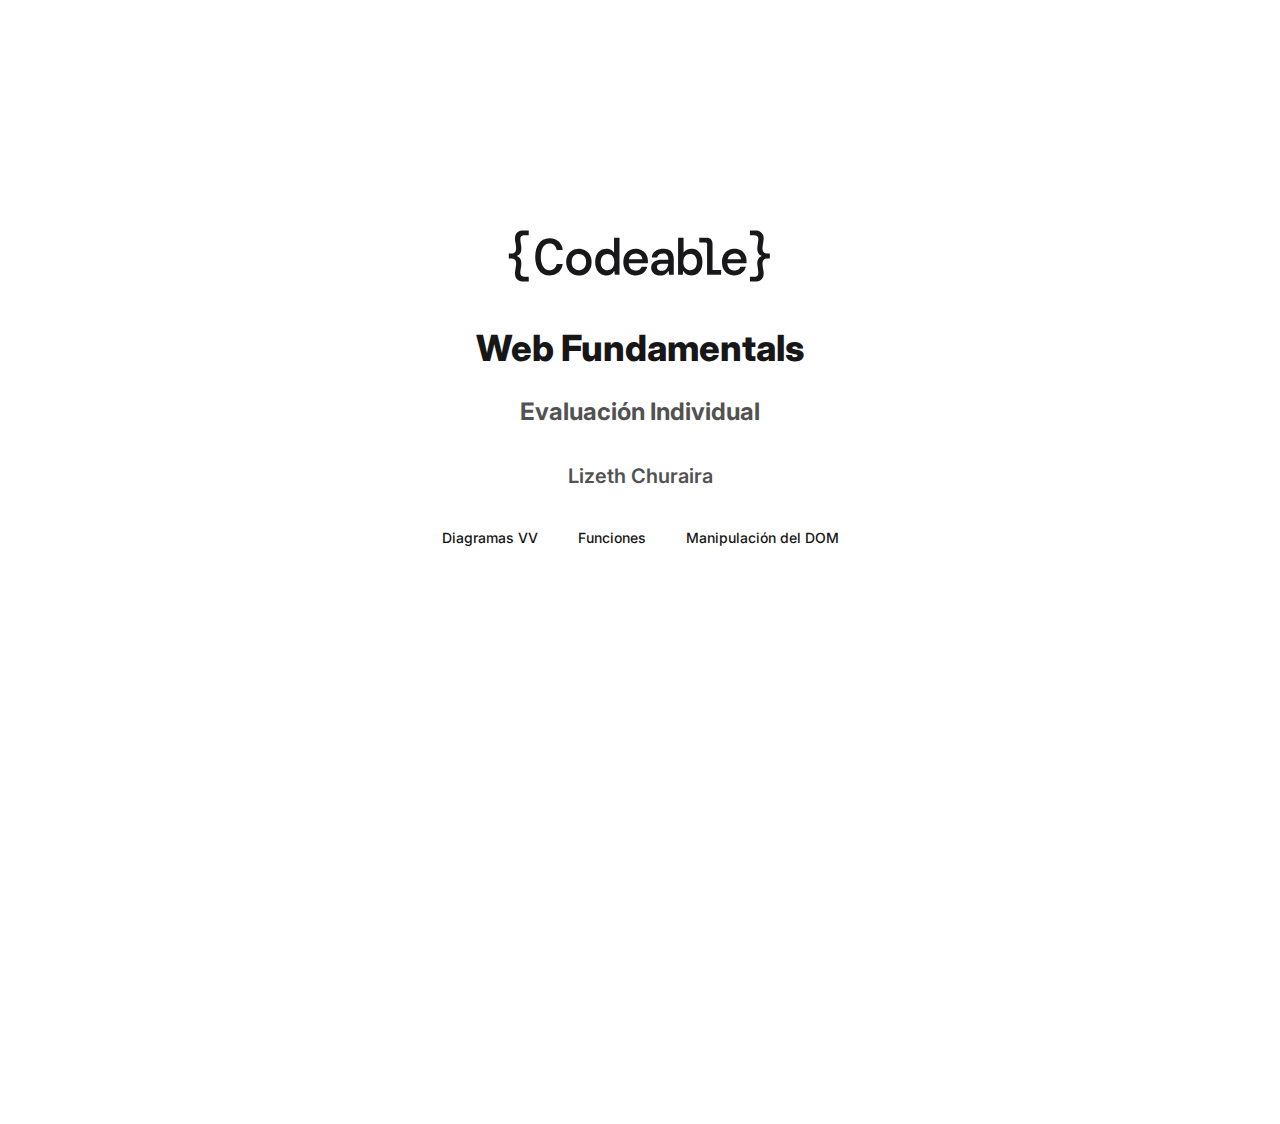
<file: index.html>
<!DOCTYPE html>
<html lang="es">
  <head>
    <meta charset="UTF-8" />
    <meta name="viewport" content="width=device-width, initial-scale=1.0" />
    <title>Web Fundamentals Evaluation</title>
    <link rel="stylesheet" href="./styles/index.css" />
  </head>
  <body>
    <main class="centered-content">
      <div class="home">
        <img
          src="assets/images/codeable-logo.svg"
          alt="Codeable Logo"
          width="270"
          height="64"
          class="home__logo"
        />
        <h1 class="home__title">Web Fundamentals</h1>
        <h2 class="home__subtitle">Evaluación Individual</h2>
        <h3 class="home__name">Lizeth Churaira</h3>
        <nav class="navigation">
          <ul>
            <li><a href="./diagramas.html">Diagramas VV</a></li>
            <li><a href="./funciones.html">Funciones</a></li>
            <li><a href="./dom.html">Manipulación del DOM</a></li>
          </ul>
        </nav>
      </div>
    </main>
  </body>
</html>
</file>
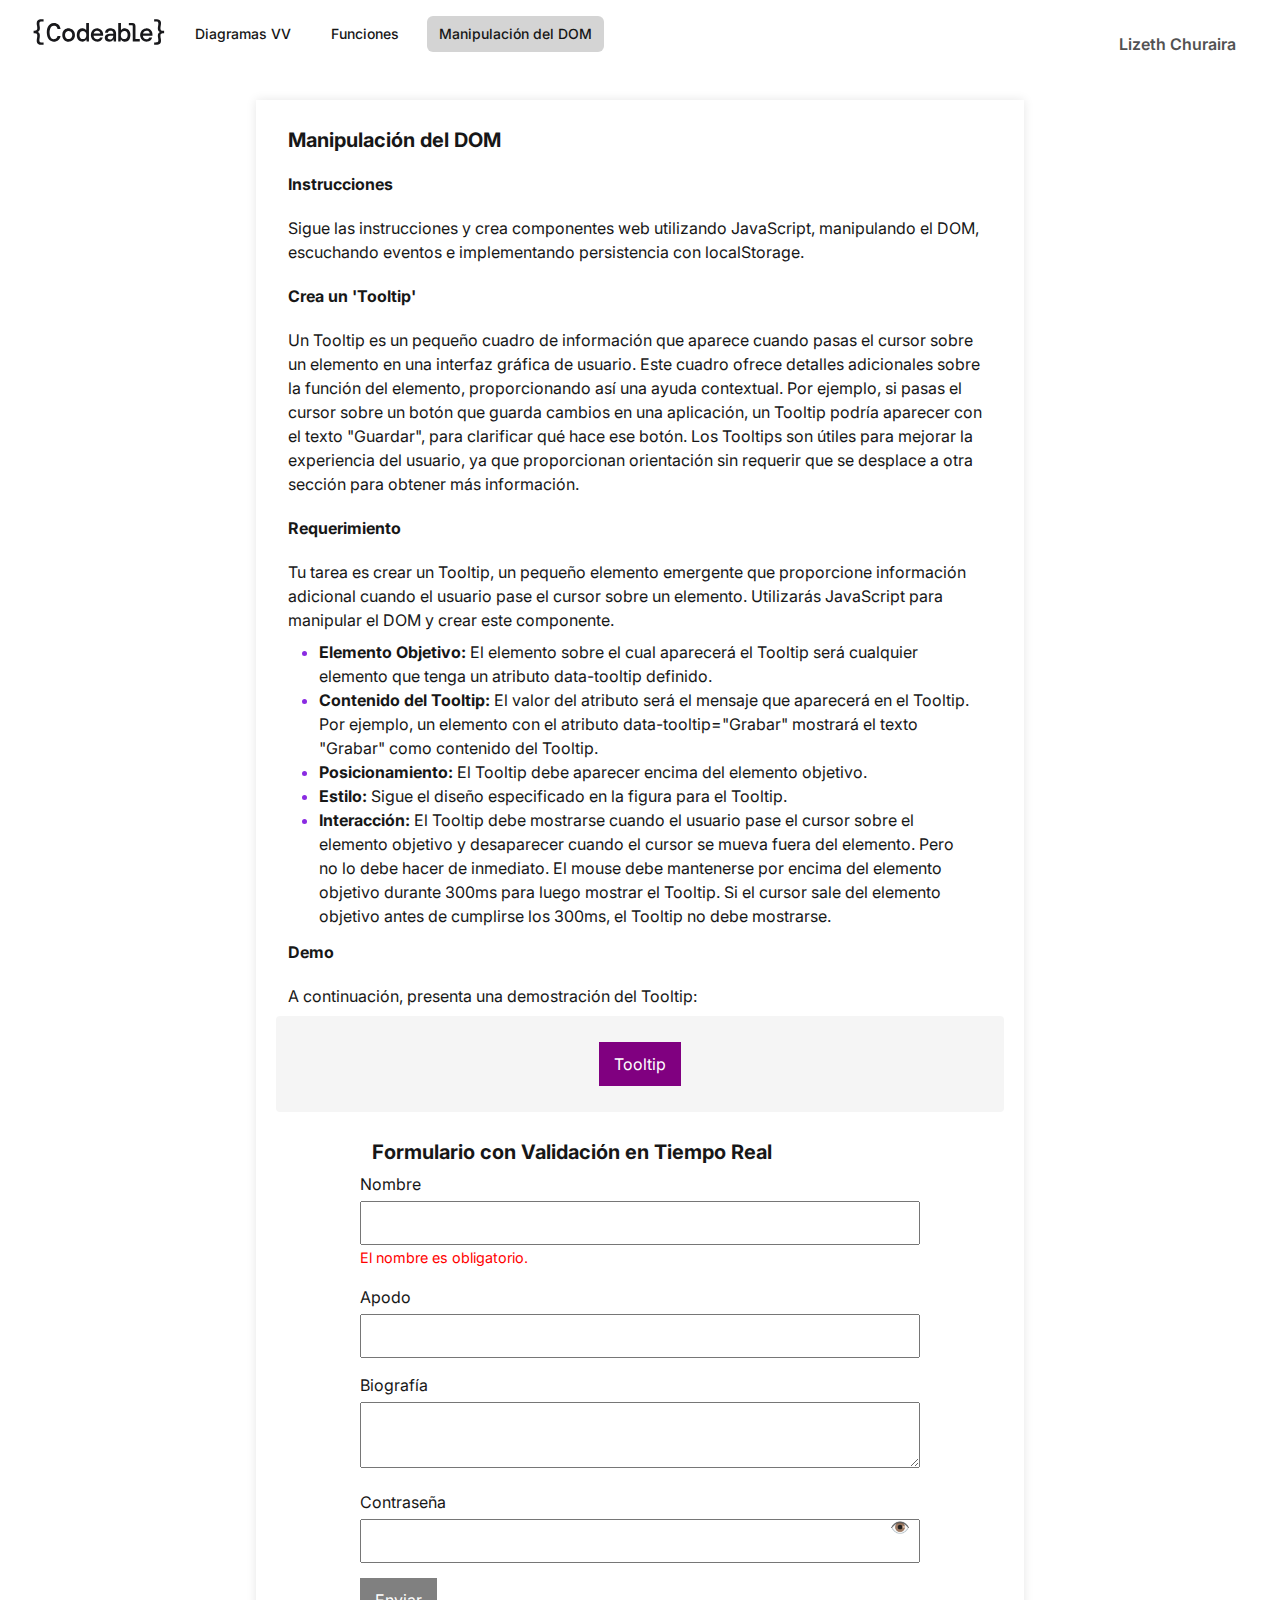
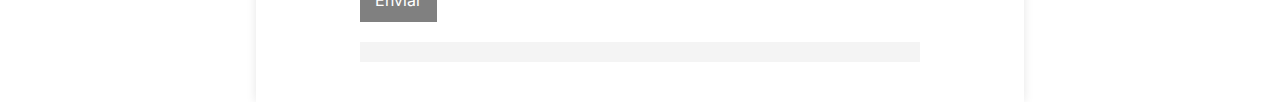
<file: dom.html>
<!DOCTYPE html>
<html lang="es">
  <head>
    <meta charset="UTF-8" />
    <meta name="viewport" content="width=device-width, initial-scale=1.0" />
    <title>Web Fundamentals Evaluation - Manipulación DOM</title>
    <link rel="stylesheet" href="./styles/index.css" />
  </head>
  <body>
    <header class="header">
      <div class="container header__container">
        <a href="./index.html">
          <img
            src="./assets/images/codeable-logo-sm.svg"
            alt="codeable-logo"
            width="135"
            height="32"
            class="header__logo"
          />
        </a>
        <nav class="navigation">
          <ul>
            <li><a href="./diagramas.html">Diagramas VV</a></li>
            <li><a href="./funciones.html">Funciones</a></li>
            <li class="active"><a href="./dom.html">Manipulación del DOM</a></li>
          </ul>
        </nav>
        <p class="header__name">Lizeth Churaira</p>

      </div>
    </header>
  
      <div class="container body__container">
        <h1>Manipulación del DOM</h1>
            <h2>Instrucciones</h2>
            <p>Sigue las instrucciones y crea componentes web utilizando JavaScript, manipulando el DOM, escuchando eventos e implementando persistencia con localStorage.</p>
            <h2>Crea un 'Tooltip'</h2>
            <p>Un Tooltip es un pequeño cuadro de información que aparece cuando pasas el cursor sobre un elemento en una interfaz gráfica de usuario. Este cuadro ofrece detalles adicionales sobre la función del elemento, proporcionando así una ayuda contextual. Por ejemplo, si pasas el cursor sobre un botón que guarda cambios en una aplicación, un Tooltip podría aparecer con el texto "Guardar", para clarificar qué hace ese botón. Los Tooltips son útiles para mejorar la experiencia del usuario, ya que proporcionan orientación sin requerir que se desplace a otra sección para obtener más información.</p>
            <h2>Requerimiento</h2>
            <p>Tu tarea es crear un Tooltip, un pequeño elemento emergente que proporcione información adicional cuando el usuario pase el cursor sobre un elemento. Utilizarás JavaScript para manipular el DOM y crear este componente.</p>
            <ul class="list-ul">
                <li><strong>Elemento Objetivo:</strong> El elemento sobre el cual aparecerá el Tooltip será cualquier elemento que tenga un atributo data-tooltip definido.</li>
                <li><strong>Contenido del Tooltip:</strong> El valor del atributo será el mensaje que aparecerá en el Tooltip. Por ejemplo, un elemento con el atributo data-tooltip="Grabar" mostrará el texto "Grabar" como contenido del Tooltip.</li>
                <li><strong>Posicionamiento:</strong> El Tooltip debe aparecer encima del elemento objetivo.</li>
                <li><strong>Estilo:</strong> Sigue el diseño especificado en la figura para el Tooltip.</li>
                <li><strong>Interacción:</strong> El Tooltip debe mostrarse cuando el usuario pase el cursor sobre el elemento objetivo y desaparecer cuando el cursor se mueva fuera del elemento. Pero no lo debe hacer de inmediato. El mouse debe mantenerse por encima del elemento objetivo durante 300ms para luego mostrar el Tooltip. Si el cursor sale del elemento objetivo antes de cumplirse los 300ms, el Tooltip no debe mostrarse.</li>
            </ul>
          <h2>Demo</h2>
          <p>A continuación, presenta una demostración del Tooltip:</p>
          <div class="tooltip-content">
            <button data-tooltip="¡Funciona! 😊">Tooltip</button>
          </div>

          <div class=" demo__form">
            <h1>Formulario con Validación en Tiempo Real</h1>
            <form id="form">
                <div class="form-group">
                    <label class="label__demo" for="nombre">Nombre</label>
                    <input class="input__demo" type="text" id="nombre" name="nombre" required>
                    <span class="error" id="error-nombre"></span>
                </div>
                <div class="form-group">
                    <label class="label__demo" for="apodo">Apodo</label>
                    <input class="input__demo" type="text" id="apodo" name="apodo" required>
                    <span class="error" id="error-apodo"></span>
                </div>
                <div class="form-group">
                    <label class="label__demo" for="biografia">Biografía</label>
                    <textarea class="textarea__demo" id="biografia" name="biografia"></textarea>
                    <span class="error" id="error-biografia"></span>
                </div>
                <div class="form-group password-group">
                    <label class="label__demo" for="contrasena">Contraseña</label>
                    <input class="input__demo" type="password" id="contrasena" name="contrasena" required>
                    <span class="error" id="error-contrasena"></span>
                    <span class="toggle-password" id="toggle-password">👁️</span>
                </div>
                <button type="submit" id="submit" disabled>Enviar</button>
            </form>
            <pre id="server-response"></pre>
          </div>
      </div>
  </div>
 <!-- Codigo Javascript  -->
  <script>
    document.querySelectorAll('[data-tooltip]').forEach(element => {
    const tooltip = document.createElement('div');
    tooltip.textContent = element.getAttribute('data-tooltip');
    tooltip.classList.add('tooltip');

    let timeoutId;

    element.addEventListener('mouseenter', () => {
      timeoutId = setTimeout(() => {
        document.body.appendChild(tooltip);
        const elementRect = element.getBoundingClientRect();
        const tooltipRect = tooltip.getBoundingClientRect();

        tooltip.style.top = `${elementRect.top + window.scrollY - tooltipRect.height - 5}px`;
        tooltip.style.left = `${elementRect.left + window.scrollX + (elementRect.width - tooltipRect.width) / 2}px`;

        tooltip.classList.add('visible');
      }, 300);
    });

    element.addEventListener('mouseleave', () => {
      clearTimeout(timeoutId);
      tooltip.classList.remove('visible');
      tooltip.addEventListener('transitionend', () => tooltip.remove(), { once: true });
    });
  });

  document.addEventListener("DOMContentLoaded", () => {
    const form = document.getElementById("form");
    const nombre = document.getElementById("nombre");
    const apodo = document.getElementById("apodo");
    const biografia = document.getElementById("biografia");
    const contrasena = document.getElementById("contrasena");
    const submitButton = document.getElementById("submit");
    const serverResponse = document.getElementById("server-response");
    const togglePassword = document.getElementById("toggle-password");

    const errorMessages = {
        nombre: "El nombre es obligatorio.",
        apodo: "El apodo debe tener entre 3 y 10 caracteres alfanuméricos.",
        biografia: "La biografía debe tener mínimo 100 caracteres.",
        contrasena: "La contraseña debe tener al menos 8 caracteres, incluyendo una letra mayúscula y un número."
    };

    const validations = {
      nombre: value => value.trim() !== "",
      apodo: value => /^[a-zA-Z0-9]{3,10}$/.test(value),
      biografia: value => value.length === 0 || value.length >= 100,
      contrasena: value => /^(?=.*[A-Z])(?=.*\d).{8,}$/.test(value)
    };

    function validateField(field, value) {
        const errorElement = document.getElementById(`error-${field.id}`);
        if (validations[field.id](value)) {
            errorElement.textContent = "";
            return true;
        } else {
            errorElement.textContent = errorMessages[field.id];
            return false;
        }
    }

    function validateForm() {
        const isValid = ["nombre", "apodo", "biografia", "contrasena"].every(id => {
            const field = document.getElementById(id);
            return validateField(field, field.value);
        });

        submitButton.disabled = !isValid;
    }

    function saveToLocalStorage() {
        localStorage.setItem("formData", JSON.stringify({
            nombre: nombre.value,
            apodo: apodo.value,
            biografia: biografia.value
        }));
    }

    function loadFromLocalStorage() {
        const formData = JSON.parse(localStorage.getItem("formData"));
        if (formData) {
            nombre.value = formData.nombre || "";
            apodo.value = formData.apodo || "";
            biografia.value = formData.biografia || "";
        }
    }

    loadFromLocalStorage();
    validateForm();

    form.addEventListener("input", event => {
        const field = event.target;
        if (validations[field.id]) {
            validateField(field, field.value);
            if (field.id !== "contrasena") {
                saveToLocalStorage();
            }
            validateForm();
        }
    });

    form.addEventListener("submit", event => {
        event.preventDefault();
        fetch("https://mocktarget.apigee.net/echo", {
            method: "POST",
            headers: {
                "Content-Type": "application/json"
            },
            body: JSON.stringify({
                nombre: nombre.value,
                apodo: apodo.value,
                biografia: biografia.value
            })
        })
        .then(response => response.json())
        .then(data => {
            serverResponse.textContent = JSON.stringify(data, null, 2);
        })
        .catch(error => {
            serverResponse.textContent = `Error: ${error}`;
        });
    });

    togglePassword.addEventListener("click", () => {
        if (contrasena.type === "password") {
            contrasena.type = "text";
            togglePassword.textContent = "🙈";
        } else {
            contrasena.type = "password";
            togglePassword.textContent = "👁️";
        }
    });
  });
  </script>

  </body>
</html>
</file>
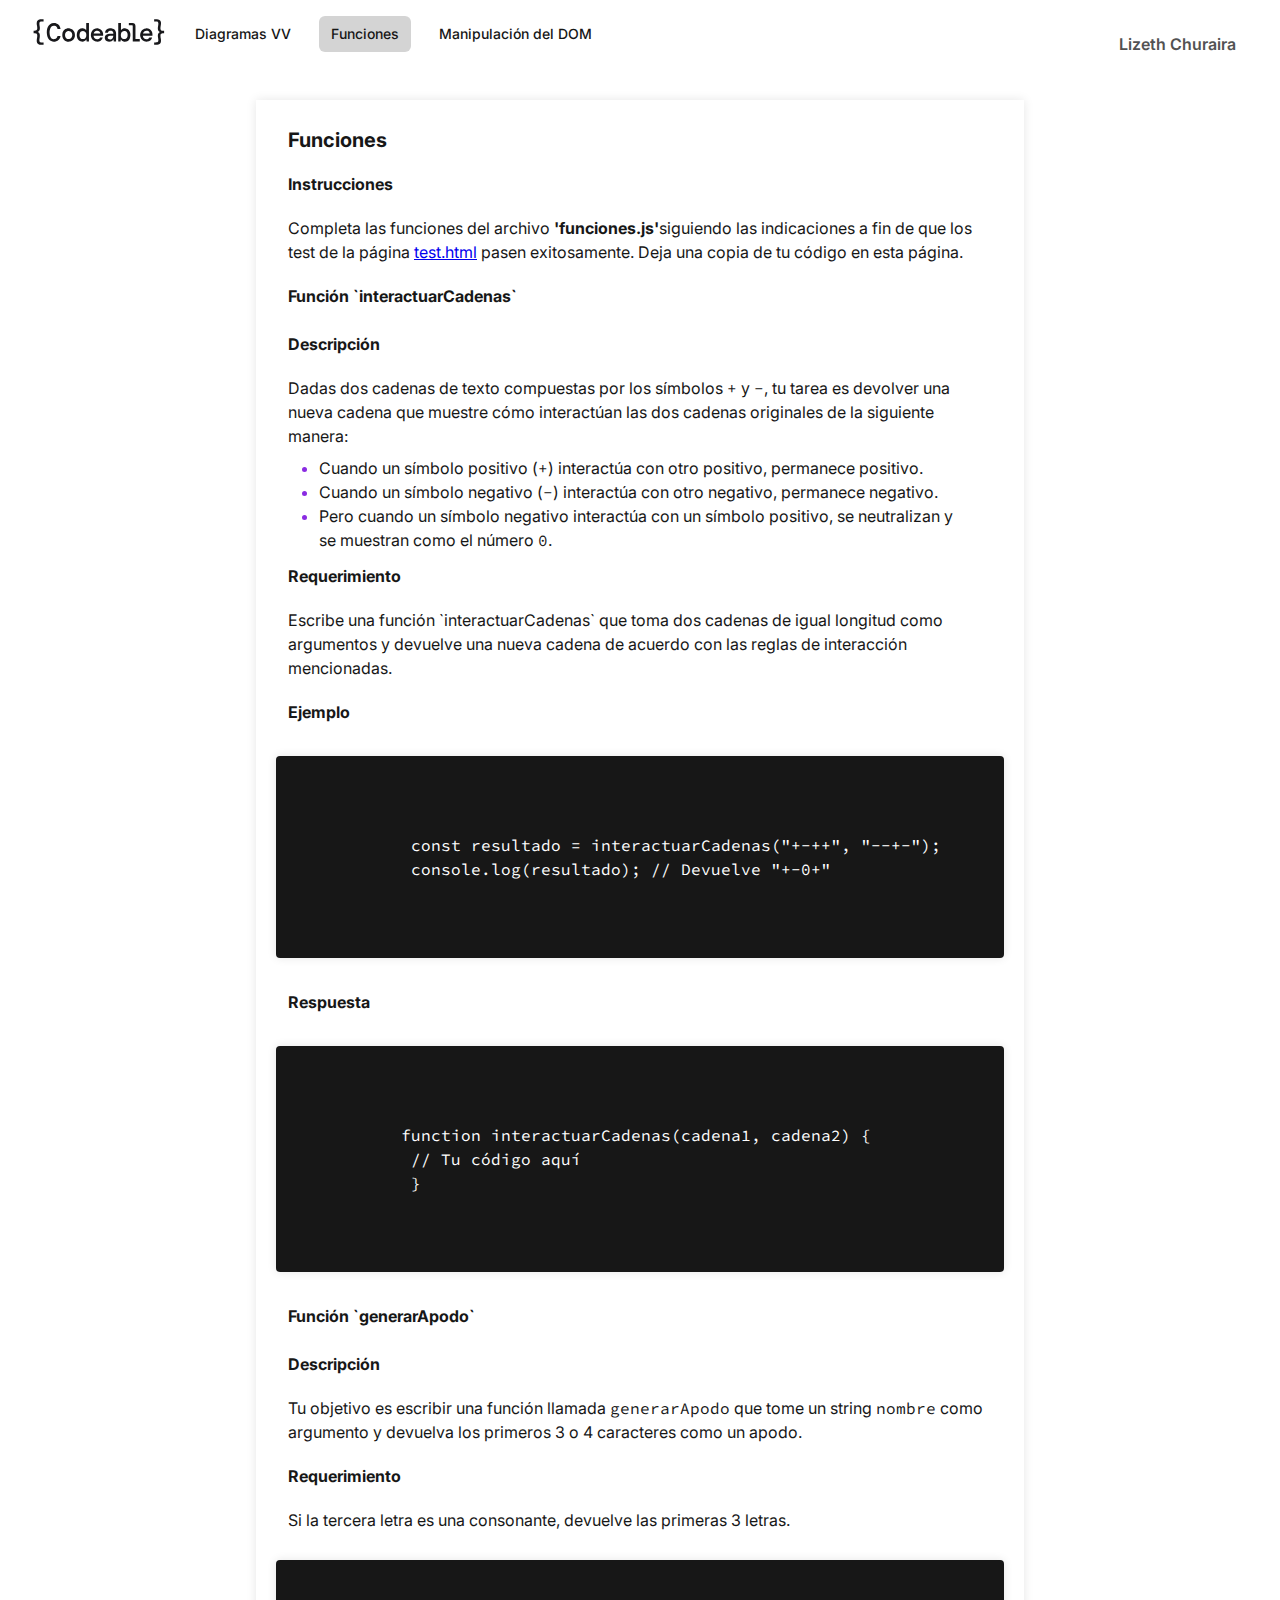
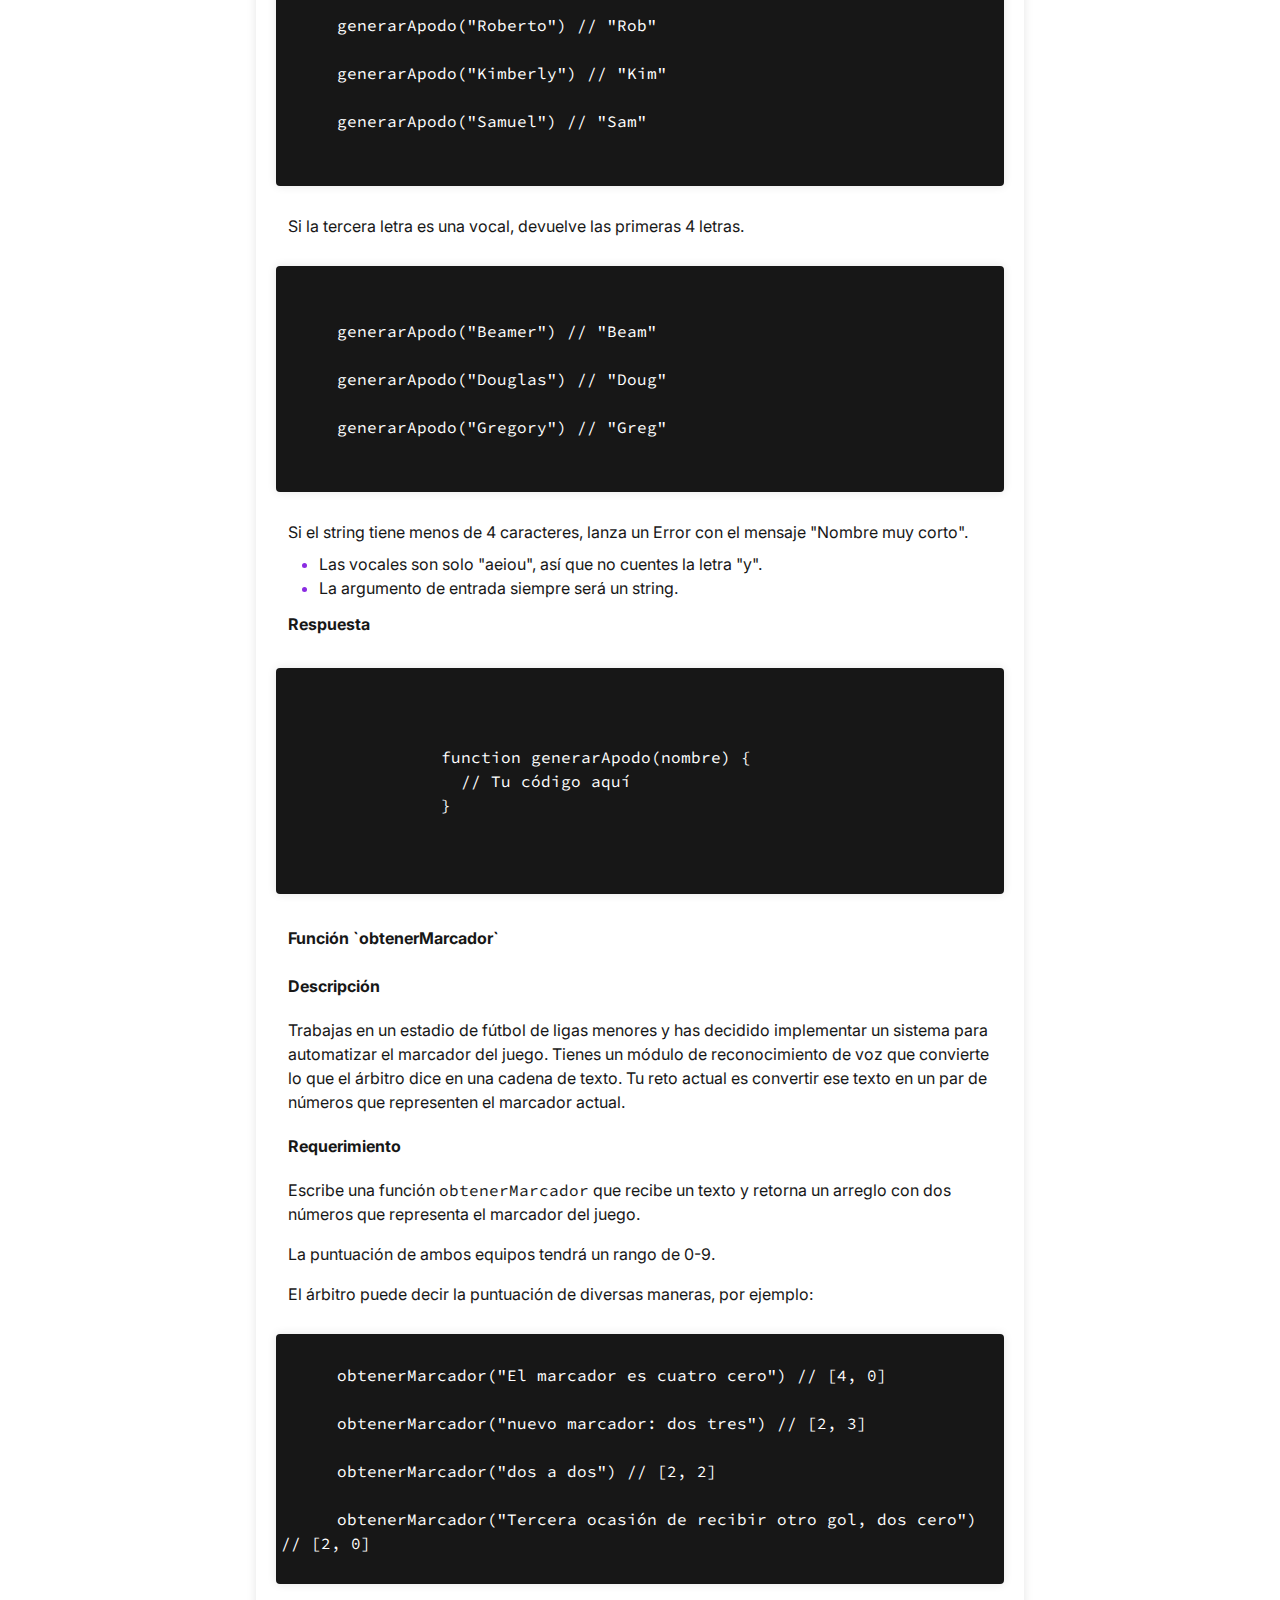
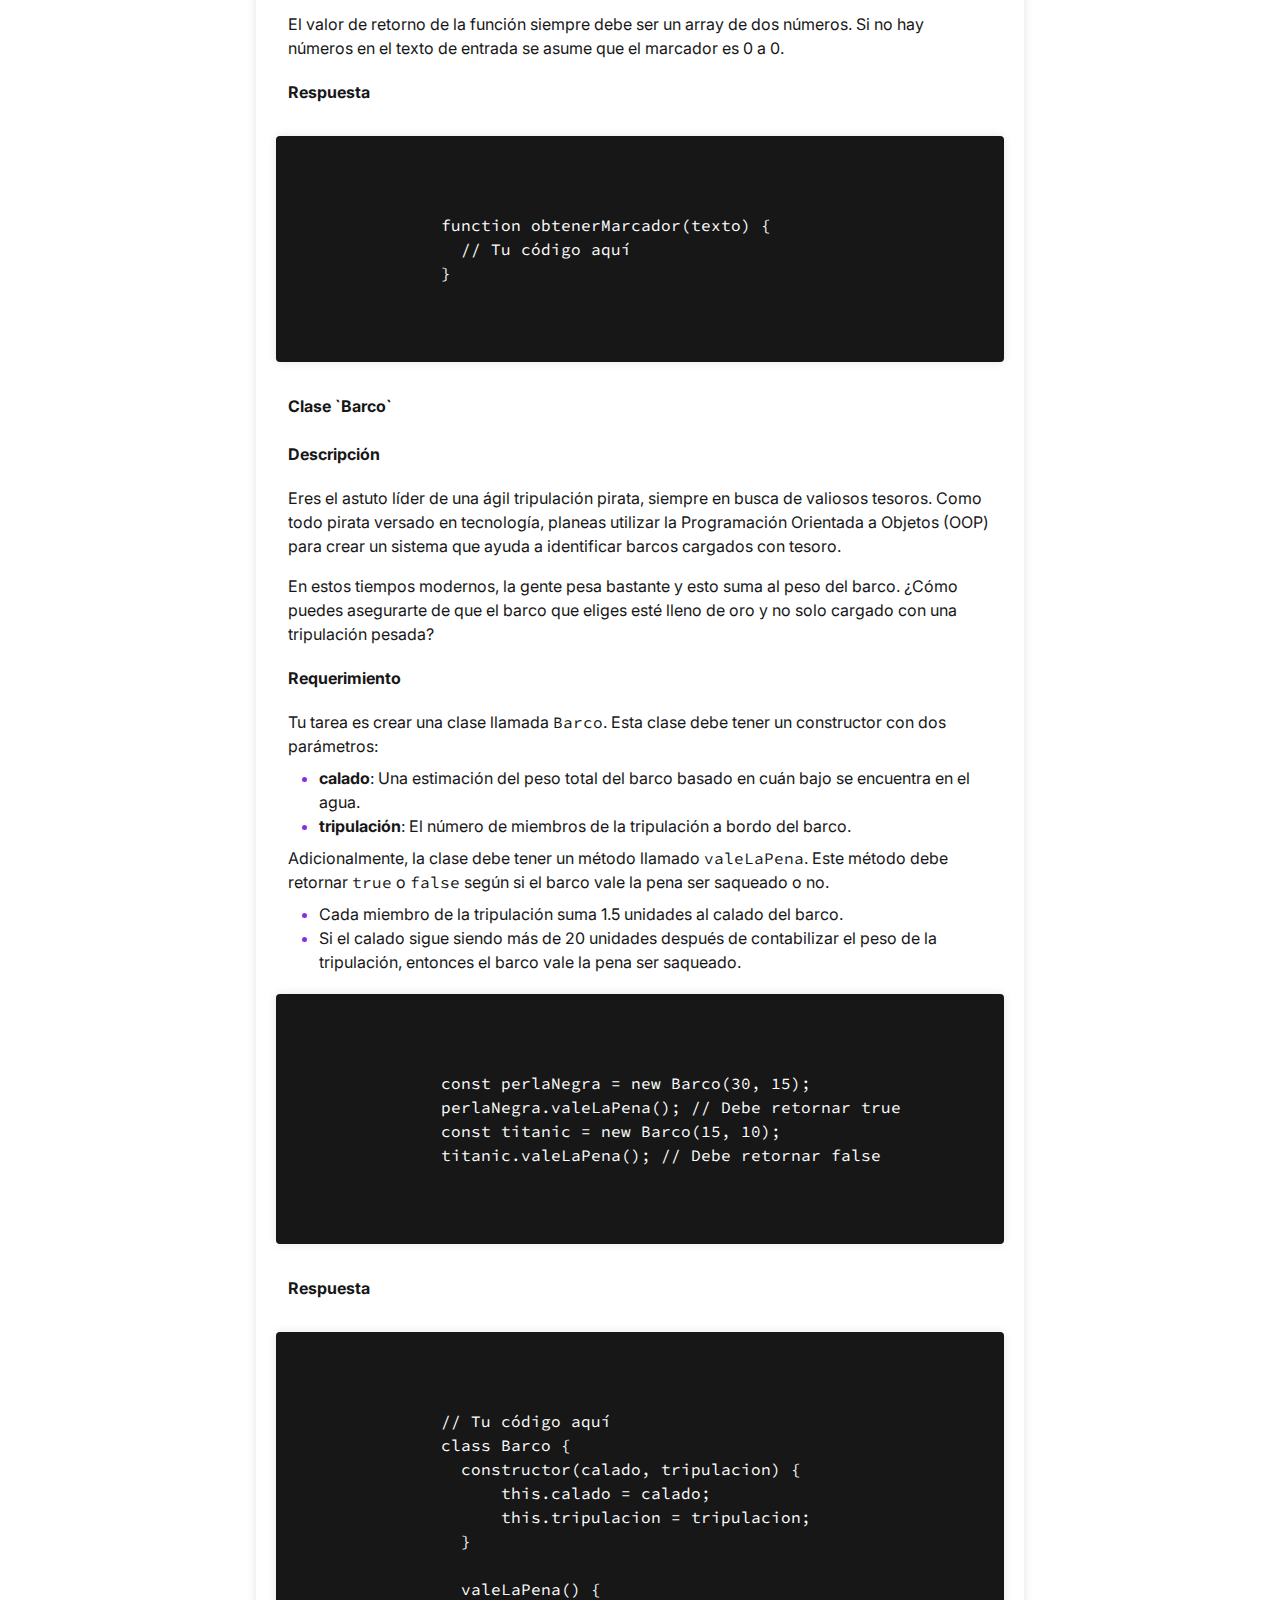
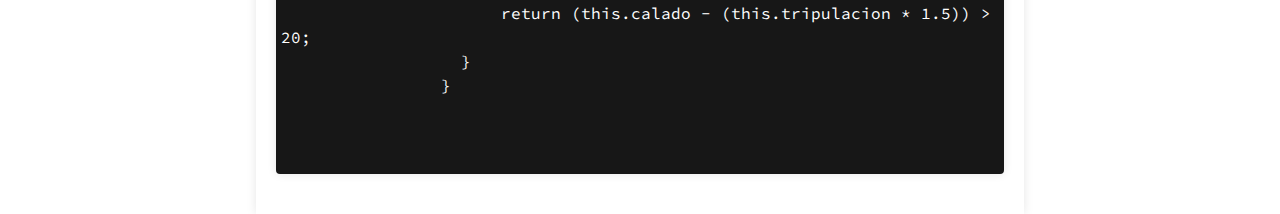
<file: funciones.html>
<!DOCTYPE html>
<html lang="es">
  <head>
    <meta charset="UTF-8" />
    <meta name="viewport" content="width=device-width, initial-scale=1.0" />
    <title>Web Fundamentals Evaluation - Funciones</title>
    <link rel="stylesheet" href="./styles/index.css" />
  </head>
  <body>
    <header class="header">
      <div class="container header__container">
        <a href="./index.html">
          <img
            src="./assets/images/codeable-logo-sm.svg"
            alt="codeable-logo"
            width="135"
            height="32"
            class="header__logo"

          />
        </a>
        <nav class="navigation">
          <ul>
            <li><a href="./diagramas.html">Diagramas VV</a></li>
            <li class="active"><a href="./funciones.html">Funciones</a></li>
            <li><a href="./dom.html">Manipulación del DOM</a></li>
          </ul>
        </nav>
        <p class="header__name">Lizeth Churaira</p>
      </div>
    </header>
    <div class="container body__container">
      <h1>Funciones</h1>
      <section class="instrucciones">
        <h2>Instrucciones</h2>
        <p>Completa las funciones del archivo <strong>'funciones.js'</strong>siguiendo las indicaciones a fin de que los test de la página <a href="test.html">test.html</a> pasen exitosamente. Deja una copia de tu código en esta página.</p>
      </section>
      <section class="funcion">
        <h2>Función `interactuarCadenas` </h2>
        <h3>Descripción</h3>
          <p>Dadas dos cadenas de texto compuestas por los símbolos <code>+</code> y <code>-</code>, tu tarea es devolver una nueva cadena que muestre cómo interactúan las dos cadenas originales de la siguiente manera:</p>
          <ul class="list-ul">
              <li>Cuando un símbolo positivo (<code>+</code>) interactúa con otro positivo, permanece positivo.</li>
              <li>Cuando un símbolo negativo (<code>-</code>) interactúa con otro negativo, permanece negativo.</li>
              <li>Pero cuando un símbolo negativo interactúa con un símbolo positivo, se neutralizan y se muestran como el número <code>0</code>.</li>
          </ul>
        <h3>Requerimiento</h3>
          <p>Escribe una función `interactuarCadenas` que toma dos cadenas de igual longitud como argumentos y devuelve una nueva cadena de acuerdo con las reglas de interacción mencionadas.</p>
        <h3>Ejemplo</h3>
        <div class="code">
       
           <code>
             const resultado = interactuarCadenas("+-++", "--+-");
             console.log(resultado); // Devuelve "+-0+"
           </code>
          
        </div>  
          <h3>Respuesta</h3>
          <div class="code">
       
           <code>
            function interactuarCadenas(cadena1, cadena2) {
             // Tu código aquí
             }
           </code>
         
        </div>
        <h2>Función `generarApodo`</h2>
          <h3>Descripción</h3>
            <p>Tu objetivo es escribir una función llamada <code>generarApodo</code> que tome un string <code>nombre</code> como argumento y devuelva los primeros 3 o 4 caracteres como un apodo.</p>
          <h3>Requerimiento</h3>
            <p>Si la tercera letra es una consonante, devuelve las primeras 3 letras.</p>
            <div class="code">
            
              <code>generarApodo("Roberto") // "Rob"</code><br>
              <code>generarApodo("Kimberly") // "Kim"</code><br>
              <code>generarApodo("Samuel") // "Sam"</code>
          
          </div>
            <p>Si la tercera letra es una vocal, devuelve las primeras 4 letras.</p>
            <div class="code">
          
              <code>generarApodo("Beamer") // "Beam"</code><br>
              <code>generarApodo("Douglas") // "Doug"</code><br>
              <code>generarApodo("Gregory") // "Greg"</code>
        
            </div>
            <p>Si el string tiene menos de 4 caracteres, lanza un Error con el mensaje "Nombre muy corto".</p>
            <ul class="list-ul">
                <li>Las vocales son solo "aeiou", así que no cuentes la letra "y".</li>
                <li>La argumento de entrada siempre será un string.</li>
            </ul>
          <h3>Respuesta</h3>
          <div class="code"> 
        
              <code>
                function generarApodo(nombre) {
                  // Tu código aquí
                }
              </code>
           
          </div> 
        <h2>Función `obtenerMarcador`</h2>
            <h3>Descripción</h3>
            <p>Trabajas en un estadio de fútbol de ligas menores y has decidido implementar un sistema para automatizar el marcador del juego. Tienes un módulo de reconocimiento de voz que convierte lo que el árbitro dice en una cadena de texto. Tu reto actual es convertir ese texto en un par de números que representen el marcador actual.</p>
            <h3>Requerimiento</h3>
            <p>Escribe una función <code>obtenerMarcador</code> que recibe un texto y retorna un arreglo con dos números que representa el marcador del juego.</p>
            <p>La puntuación de ambos equipos tendrá un rango de 0-9.</p>
            <p>El árbitro puede decir la puntuación de diversas maneras, por ejemplo:</p>
            <div class="code">
              <code>obtenerMarcador("El marcador es cuatro cero") // [4, 0]</code><br>
              <code>obtenerMarcador("nuevo marcador: dos tres") // [2, 3]</code><br>
              <code>obtenerMarcador("dos a dos") // [2, 2]</code><br>
              <code>obtenerMarcador("Tercera ocasión de recibir otro gol, dos cero") // [2, 0]</code>
          </div>
            <p>El valor de retorno de la función siempre debe ser un array de dos números. Si no hay números en el texto de entrada se asume que el marcador es 0 a 0.</p>
            <h3>Respuesta</h3>
            <div class="code">
            
              <code>
                function obtenerMarcador(texto) {
                  // Tu código aquí
                }
             </code>
         
          </div>
        <section>
          <h2>Clase `Barco`</h2>
            <h3>Descripción</h3>
            <p>Eres el astuto líder de una ágil tripulación pirata, siempre en busca de valiosos tesoros. Como todo pirata versado en tecnología, planeas utilizar la Programación Orientada a Objetos (OOP) para crear un sistema que ayuda a identificar barcos cargados con tesoro.</p>
            <p>En estos tiempos modernos, la gente pesa bastante y esto suma al peso del barco. ¿Cómo puedes asegurarte de que el barco que eliges esté lleno de oro y no solo cargado con una tripulación pesada?</p>
            <h3>Requerimiento</h3>
            <p>Tu tarea es crear una clase llamada <code>Barco</code>. Esta clase debe tener un constructor con dos parámetros:</p>
            <ul class="list-ul">
                <li><strong>calado</strong>: Una estimación del peso total del barco basado en cuán bajo se encuentra en el agua.</li>
                <li><strong>tripulación</strong>: El número de miembros de la tripulación a bordo del barco.</li>
            </ul>
            <p>Adicionalmente, la clase debe tener un método llamado <code>valeLaPena</code>. Este método debe retornar <code>true</code> o <code>false</code> según si el barco vale la pena ser saqueado o no.</p>
            <ul class="list-ul">
                <li>Cada miembro de la tripulación suma 1.5 unidades al calado del barco.</li>
                <li>Si el calado sigue siendo más de 20 unidades después de contabilizar el peso de la tripulación, entonces el barco vale la pena ser saqueado.</li>
            </ul>
            <div class="code">
          
              <code>
                const perlaNegra = new Barco(30, 15);
                perlaNegra.valeLaPena(); // Debe retornar true
                const titanic = new Barco(15, 10);
                titanic.valeLaPena(); // Debe retornar false
              </code>
          
          </div>
          <h3>Respuesta</h3>
          <div class="code">
        
              <code>
                // Tu código aquí
                class Barco {
                  constructor(calado, tripulacion) {
                      this.calado = calado;
                      this.tripulacion = tripulacion;
                  }

                  valeLaPena() {
                      return (this.calado - (this.tripulacion * 1.5)) > 20;
                  }
                }
            </code>
     
        </div>
      </section>
  </div>
  </body>
</html>
</file>
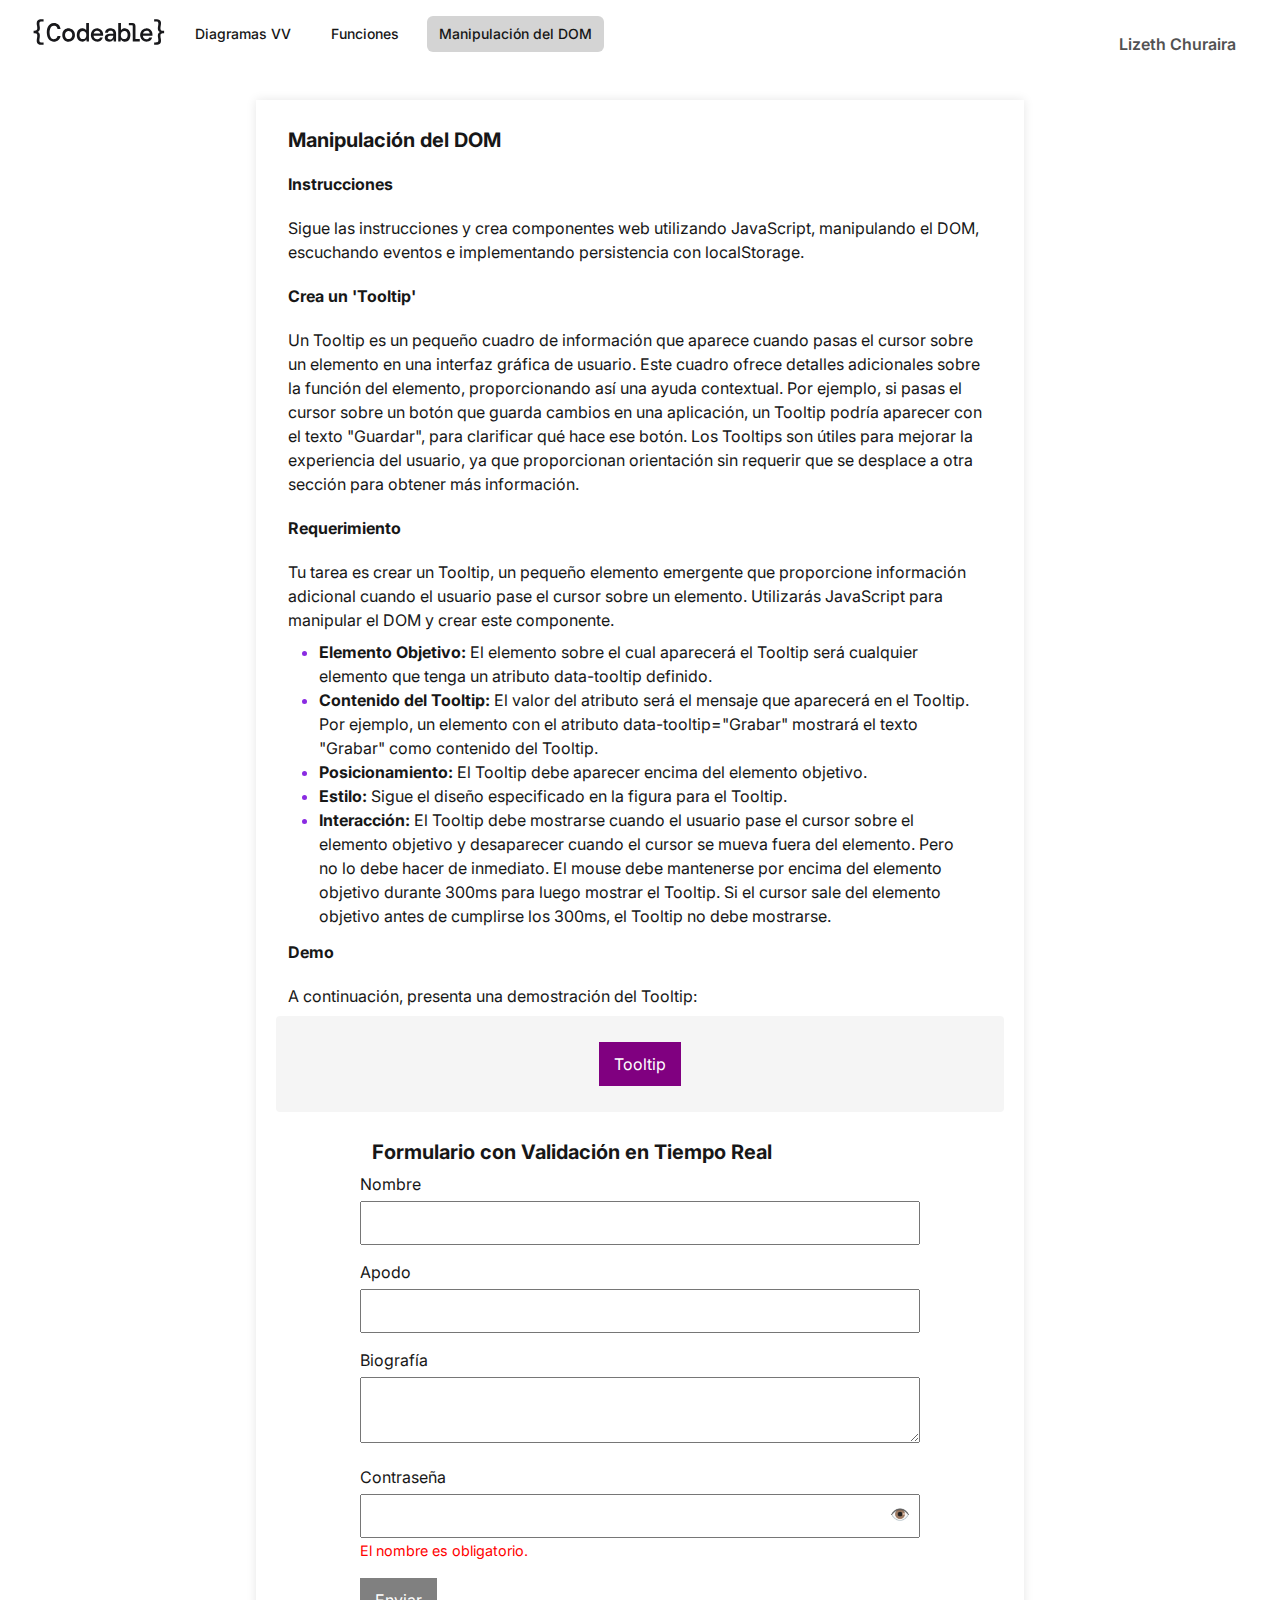
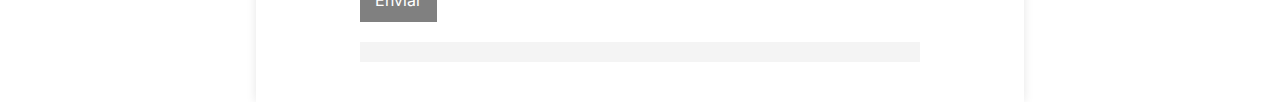
<file: EV Web Fundamentals/dom.html>
<!DOCTYPE html>
<html lang="es">
  <head>
    <meta charset="UTF-8" />
    <meta name="viewport" content="width=device-width, initial-scale=1.0" />
    <title>Web Fundamentals Evaluation - Manipulación DOM</title>
    <link rel="stylesheet" href="./styles/index.css" />
  </head>
  <body>
    <header class="header">
      <div class="container header__container">
        <a href="./index.html">
          <img
            src="./assets/images/codeable-logo-sm.svg"
            alt="codeable-logo"
            width="135"
            height="32"
            class="header__logo"
          />
        </a>
        <nav class="navigation">
          <ul>
            <li><a href="./diagramas.html">Diagramas VV</a></li>
            <li><a href="./funciones.html">Funciones</a></li>
            <li class="active"><a href="./dom.html">Manipulación del DOM</a></li>
          </ul>
        </nav>
        <p class="header__name">Lizeth Churaira</p>

      </div>
    </header>
  
      <div class="container body__container">
        <h1>Manipulación del DOM</h1>
            <h2>Instrucciones</h2>
            <p>Sigue las instrucciones y crea componentes web utilizando JavaScript, manipulando el DOM, escuchando eventos e implementando persistencia con localStorage.</p>
            <h2>Crea un 'Tooltip'</h2>
            <p>Un Tooltip es un pequeño cuadro de información que aparece cuando pasas el cursor sobre un elemento en una interfaz gráfica de usuario. Este cuadro ofrece detalles adicionales sobre la función del elemento, proporcionando así una ayuda contextual. Por ejemplo, si pasas el cursor sobre un botón que guarda cambios en una aplicación, un Tooltip podría aparecer con el texto "Guardar", para clarificar qué hace ese botón. Los Tooltips son útiles para mejorar la experiencia del usuario, ya que proporcionan orientación sin requerir que se desplace a otra sección para obtener más información.</p>
            <h2>Requerimiento</h2>
            <p>Tu tarea es crear un Tooltip, un pequeño elemento emergente que proporcione información adicional cuando el usuario pase el cursor sobre un elemento. Utilizarás JavaScript para manipular el DOM y crear este componente.</p>
            <ul class="list-ul">
                <li><strong>Elemento Objetivo:</strong> El elemento sobre el cual aparecerá el Tooltip será cualquier elemento que tenga un atributo data-tooltip definido.</li>
                <li><strong>Contenido del Tooltip:</strong> El valor del atributo será el mensaje que aparecerá en el Tooltip. Por ejemplo, un elemento con el atributo data-tooltip="Grabar" mostrará el texto "Grabar" como contenido del Tooltip.</li>
                <li><strong>Posicionamiento:</strong> El Tooltip debe aparecer encima del elemento objetivo.</li>
                <li><strong>Estilo:</strong> Sigue el diseño especificado en la figura para el Tooltip.</li>
                <li><strong>Interacción:</strong> El Tooltip debe mostrarse cuando el usuario pase el cursor sobre el elemento objetivo y desaparecer cuando el cursor se mueva fuera del elemento. Pero no lo debe hacer de inmediato. El mouse debe mantenerse por encima del elemento objetivo durante 300ms para luego mostrar el Tooltip. Si el cursor sale del elemento objetivo antes de cumplirse los 300ms, el Tooltip no debe mostrarse.</li>
            </ul>
          <h2>Demo</h2>
          <p>A continuación, presenta una demostración del Tooltip:</p>
          <div class="tooltip-content">
            <button data-tooltip="¡Funciona! 😊">Tooltip</button>
          </div>

          <div class="container demo__container">
            <h1>Formulario con Validación en Tiempo Real</h1>
            <form id="form">
                <div class="form-group">
                    <label for="nombre">Nombre</label>
                    <input type="text" id="nombre" name="nombre" required>
                    <span class="error" id="error-nombre"></span>
                </div>
                <div class="form-group">
                    <label for="apodo">Apodo</label>
                    <input type="text" id="apodo" name="apodo" required>
                    <span class="error" id="error-apodo"></span>
                </div>
                <div class="form-group">
                    <label for="biografia">Biografía</label>
                    <textarea id="biografia" name="biografia"></textarea>
                    <span class="error" id="error-biografia"></span>
                </div>
                <div class="form-group password-group">
                    <label for="contrasena">Contraseña</label>
                    <input type="password" id="contrasena" name="contrasena" required>
                    <span class="error" id="error-contrasena"></span>
                    <span class="toggle-password" id="toggle-password">👁️</span>
                </div>
                <button type="submit" id="submit" disabled>Enviar</button>
            </form>
            <pre id="server-response"></pre>
          </div>
      </div>
  </div>

  <script>
    document.querySelectorAll('[data-tooltip]').forEach(element => {
    const tooltip = document.createElement('div');
    tooltip.textContent = element.getAttribute('data-tooltip');
    tooltip.classList.add('tooltip');

    let timeoutId;

    element.addEventListener('mouseenter', () => {
      timeoutId = setTimeout(() => {
        document.body.appendChild(tooltip);
        const elementRect = element.getBoundingClientRect();
        const tooltipRect = tooltip.getBoundingClientRect();

        tooltip.style.top = `${elementRect.top + window.scrollY - tooltipRect.height - 5}px`;
        tooltip.style.left = `${elementRect.left + window.scrollX + (elementRect.width - tooltipRect.width) / 2}px`;

        tooltip.classList.add('visible');
      }, 300);
    });

    element.addEventListener('mouseleave', () => {
      clearTimeout(timeoutId);
      tooltip.classList.remove('visible');
      tooltip.addEventListener('transitionend', () => tooltip.remove(), { once: true });
    });
  });

  document.addEventListener("DOMContentLoaded", () => {
    const form = document.getElementById("form");
    const nombre = document.getElementById("nombre");
    const apodo = document.getElementById("apodo");
    const biografia = document.getElementById("biografia");
    const contrasena = document.getElementById("contrasena");
    const submitButton = document.getElementById("submit");
    const serverResponse = document.getElementById("server-response");
    const togglePassword = document.getElementById("toggle-password");

    const errorMessages = {
        nombre: "El nombre es obligatorio.",
        apodo: "El apodo debe tener entre 3 y 10 caracteres alfanuméricos.",
        biografia: "La biografía debe tener mínimo 100 caracteres.",
        contrasena: "La contraseña debe tener al menos 8 caracteres, incluyendo una letra mayúscula y un número."
    };

    const validations = {
      nombre: value => value.trim() !== "",
      apodo: value => /^[a-zA-Z0-9]{3,10}$/.test(value),
      biografia: value => value.length === 0 || value.length >= 100,
      contrasena: value => /^(?=.*[A-Z])(?=.*\d).{8,}$/.test(value)
    };

    function validateField(field, value) {
        const errorElement = document.getElementById("error-contrasena");
        console.log(field.id);
        console.log(value);
        console.log(validations[field.id](value));
        if (validations[field.id](value)) {
            errorElement.textContent = "";
            return true;
        } else {
            errorElement.textContent = errorMessages[field.id];
            return false;
        }
    }

    function validateForm() {
        const isValid = ["nombre", "apodo", "biografia", "contrasena"].every(id => {
            const field = document.getElementById(id);
            return validateField(field, field.value);
        });

        submitButton.disabled = !isValid;
    }

    function saveToLocalStorage() {
        localStorage.setItem("formData", JSON.stringify({
            nombre: nombre.value,
            apodo: apodo.value,
            biografia: biografia.value
        }));
    }

    function loadFromLocalStorage() {
        const formData = JSON.parse(localStorage.getItem("formData"));
        if (formData) {
            nombre.value = formData.nombre || "";
            apodo.value = formData.apodo || "";
            biografia.value = formData.biografia || "";
        }
    }

    loadFromLocalStorage();
    validateForm();

    form.addEventListener("input", event => {
        const field = event.target;
        if (validations[field.id]) {
            validateField(field, field.value);
            if (field.id !== "contrasena") {
                saveToLocalStorage();
            }
            validateForm();
        }
    });

    form.addEventListener("submit", event => {
        event.preventDefault();
        fetch("https://mocktarget.apigee.net/echo", {
            method: "POST",
            headers: {
                "Content-Type": "application/json"
            },
            body: JSON.stringify({
                nombre: nombre.value,
                apodo: apodo.value,
                biografia: biografia.value
            })
        })
        .then(response => response.json())
        .then(data => {
            serverResponse.textContent = JSON.stringify(data, null, 2);
        })
        .catch(error => {
            serverResponse.textContent = `Error: ${error}`;
        });
    });

    togglePassword.addEventListener("click", () => {
        if (contrasena.type === "password") {
            contrasena.type = "text";
            togglePassword.textContent = "🙈";
        } else {
            contrasena.type = "password";
            togglePassword.textContent = "👁️";
        }
    });
  });
  </script>

  </body>
</html>
</file>
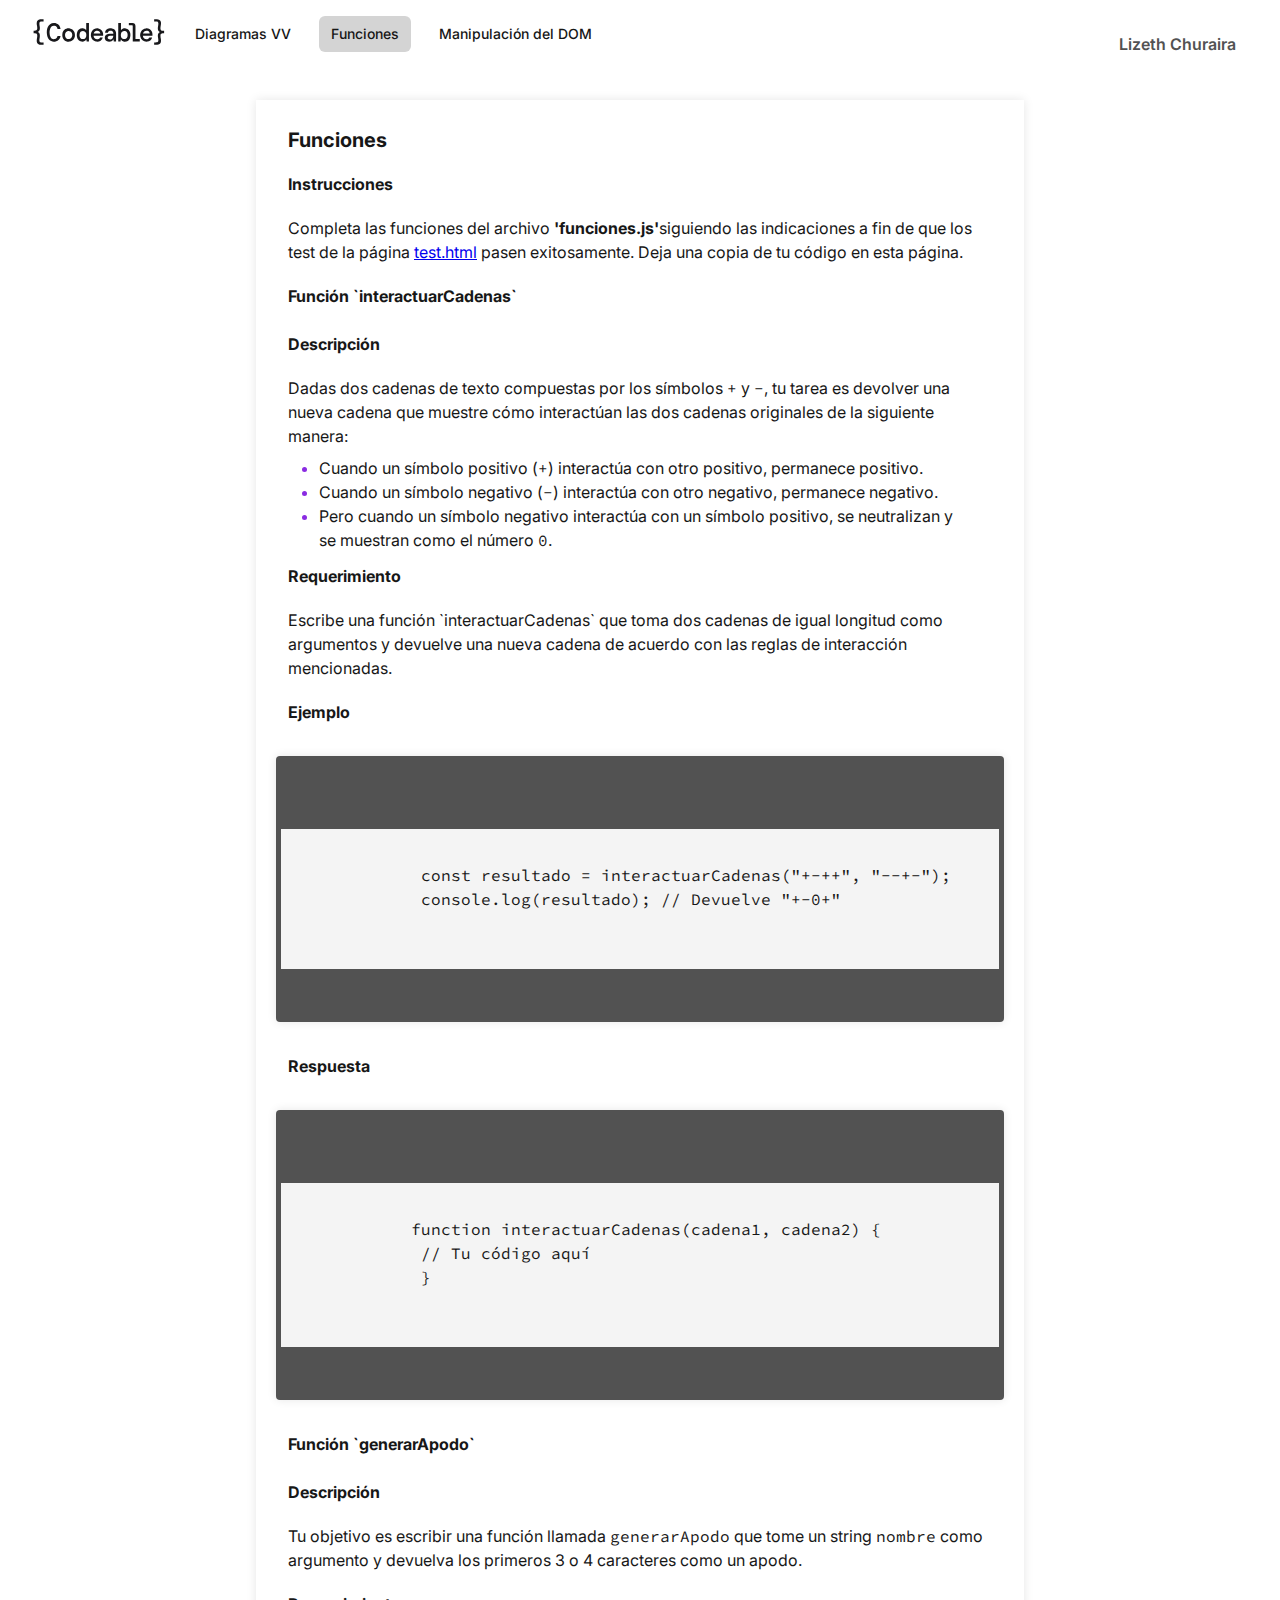
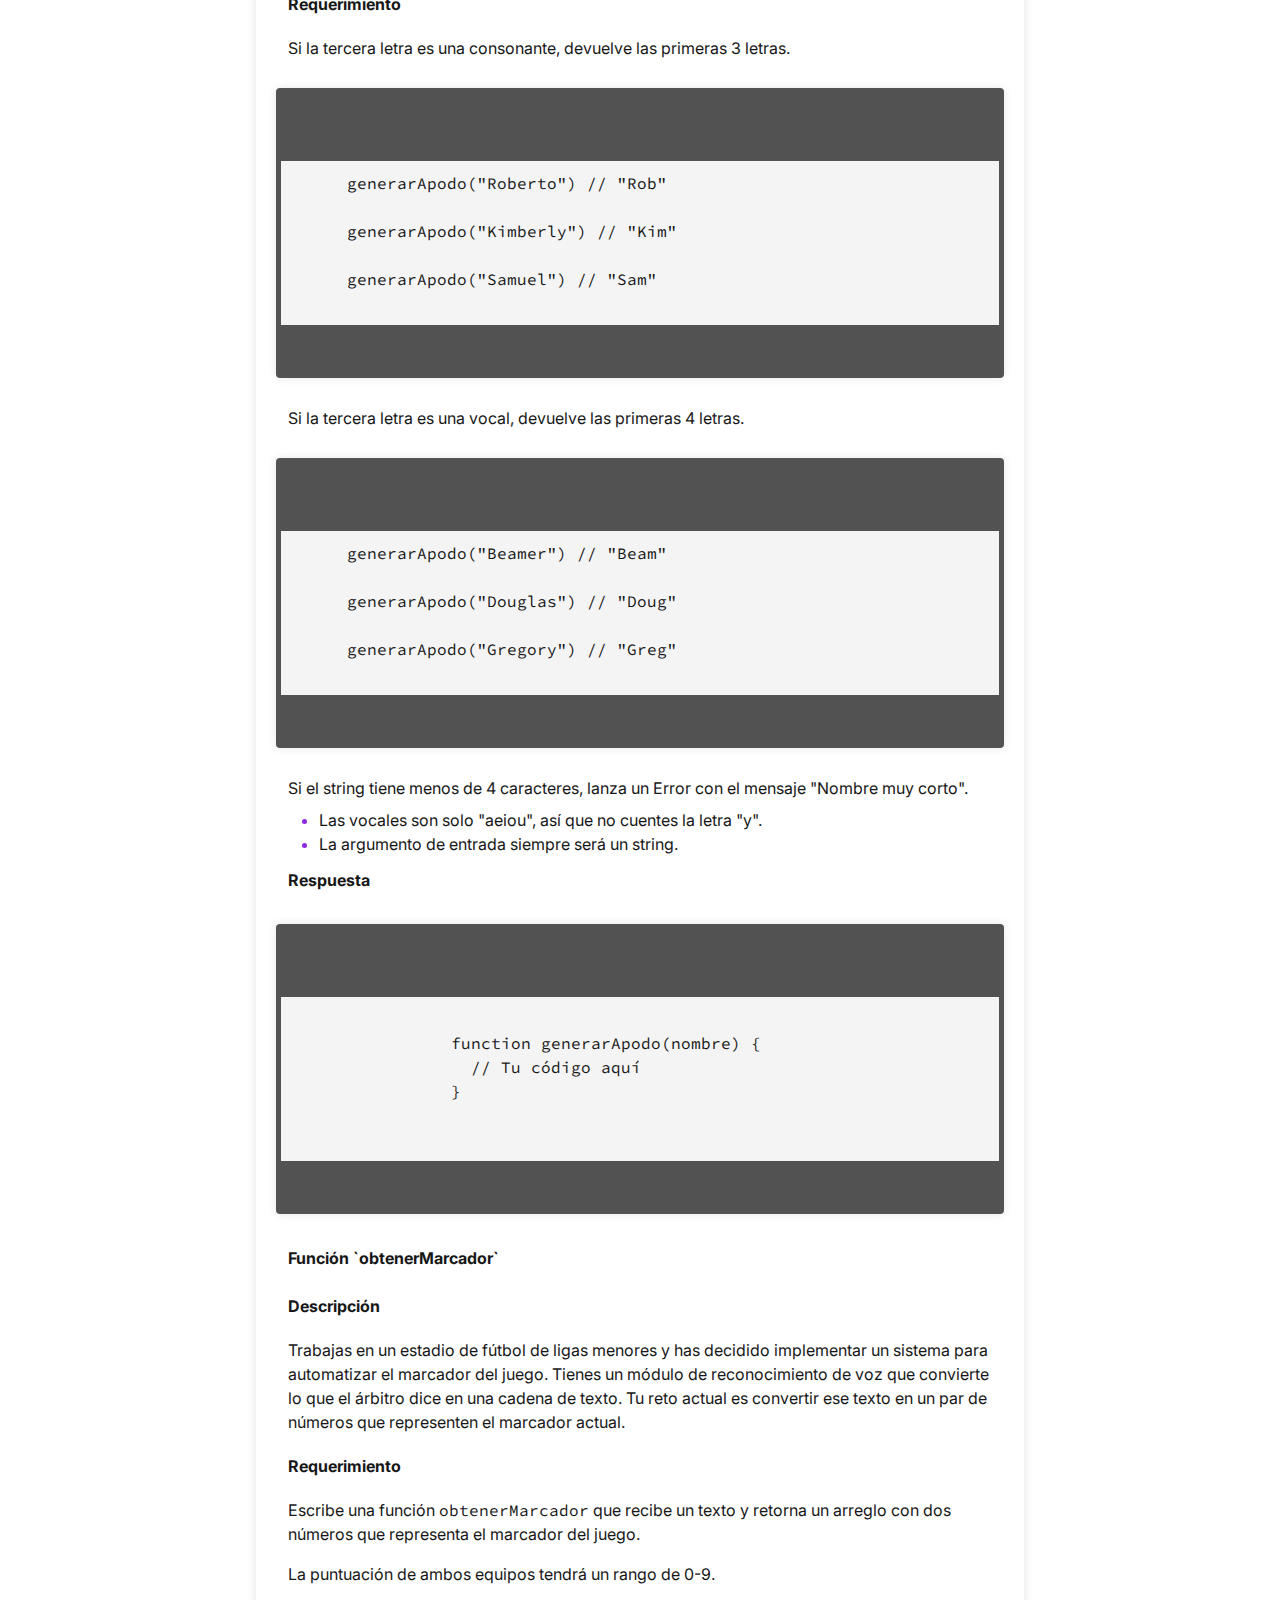
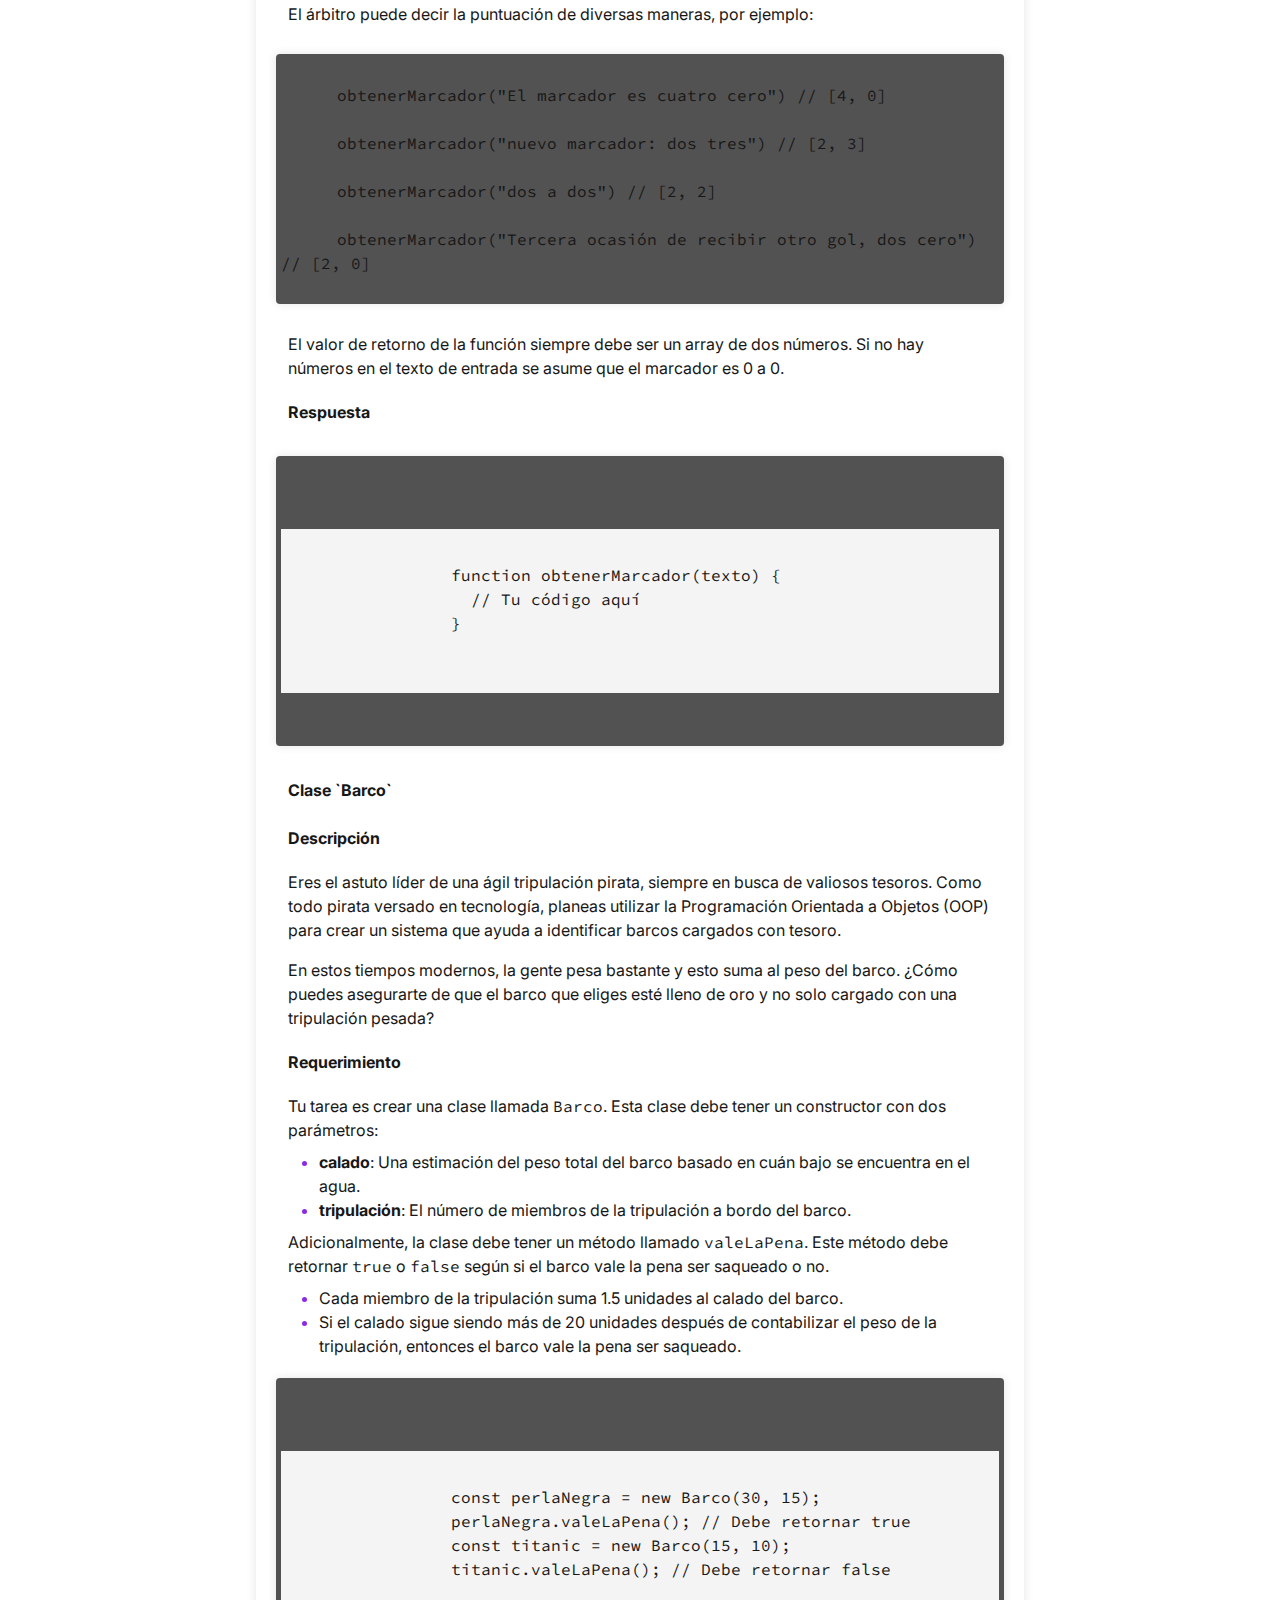
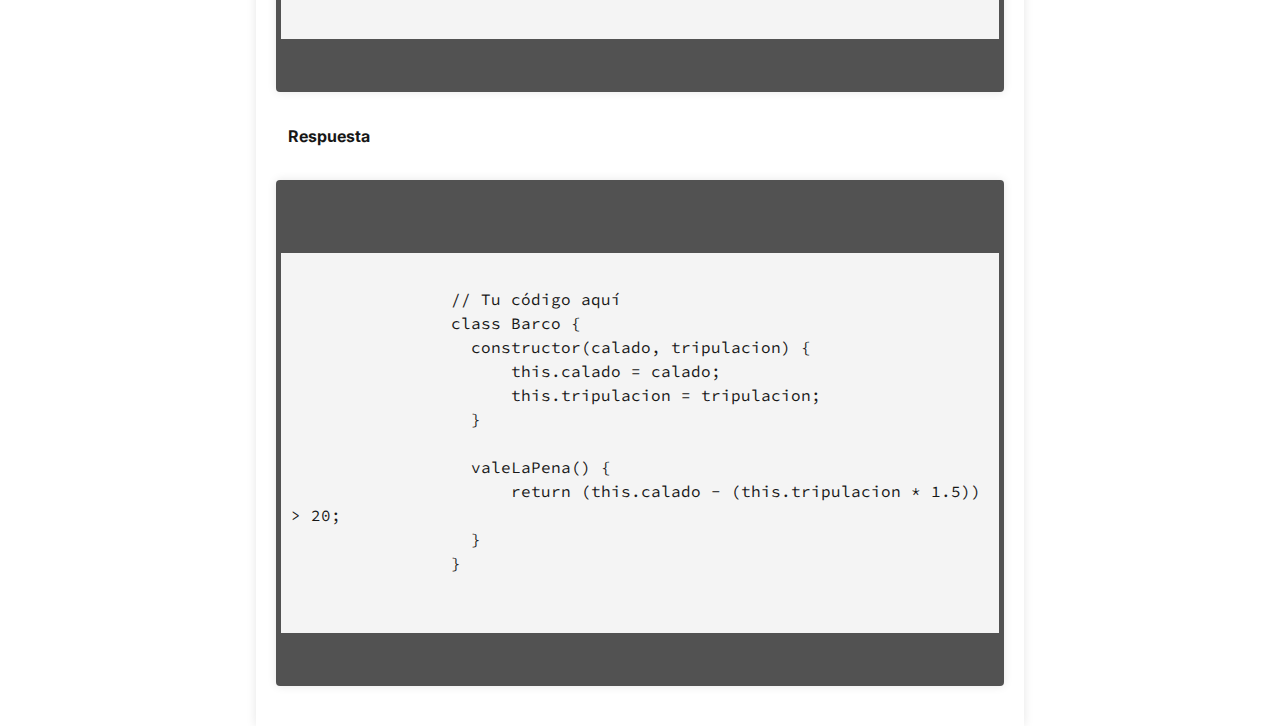
<file: EV Web Fundamentals/funciones.html>
<!DOCTYPE html>
<html lang="es">
  <head>
    <meta charset="UTF-8" />
    <meta name="viewport" content="width=device-width, initial-scale=1.0" />
    <title>Web Fundamentals Evaluation - Funciones</title>
    <link rel="stylesheet" href="./styles/index.css" />
  </head>
  <body>
    <header class="header">
      <div class="container header__container">
        <a href="./index.html">
          <img
            src="./assets/images/codeable-logo-sm.svg"
            alt="codeable-logo"
            width="135"
            height="32"
            class="header__logo"

          />
        </a>
        <nav class="navigation">
          <ul>
            <li><a href="./diagramas.html">Diagramas VV</a></li>
            <li class="active"><a href="./funciones.html">Funciones</a></li>
            <li><a href="./dom.html">Manipulación del DOM</a></li>
          </ul>
        </nav>
        <p class="header__name">Lizeth Churaira</p>
      </div>
    </header>
    <div class="container body__container">
      <h1>Funciones</h1>
      <section class="instrucciones">
        <h2>Instrucciones</h2>
        <p>Completa las funciones del archivo <strong>'funciones.js'</strong>siguiendo las indicaciones a fin de que los test de la página <a href="test.html">test.html</a> pasen exitosamente. Deja una copia de tu código en esta página.</p>
      </section>
      <section class="funcion">
        <h2>Función `interactuarCadenas` </h2>
        <h3>Descripción</h3>
          <p>Dadas dos cadenas de texto compuestas por los símbolos <code>+</code> y <code>-</code>, tu tarea es devolver una nueva cadena que muestre cómo interactúan las dos cadenas originales de la siguiente manera:</p>
          <ul class="list-ul">
              <li>Cuando un símbolo positivo (<code>+</code>) interactúa con otro positivo, permanece positivo.</li>
              <li>Cuando un símbolo negativo (<code>-</code>) interactúa con otro negativo, permanece negativo.</li>
              <li>Pero cuando un símbolo negativo interactúa con un símbolo positivo, se neutralizan y se muestran como el número <code>0</code>.</li>
          </ul>
        <h3>Requerimiento</h3>
          <p>Escribe una función `interactuarCadenas` que toma dos cadenas de igual longitud como argumentos y devuelve una nueva cadena de acuerdo con las reglas de interacción mencionadas.</p>
        <h3>Ejemplo</h3>
        <div class="code">
        <pre>
           <code>
             const resultado = interactuarCadenas("+-++", "--+-");
             console.log(resultado); // Devuelve "+-0+"
           </code>
          </pre>
        </div>  
          <h3>Respuesta</h3>
          <div class="code">
         <pre>
           <code>
            function interactuarCadenas(cadena1, cadena2) {
             // Tu código aquí
             }
           </code>
          </pre>
        </div>
        <h2>Función `generarApodo`</h2>
          <h3>Descripción</h3>
            <p>Tu objetivo es escribir una función llamada <code>generarApodo</code> que tome un string <code>nombre</code> como argumento y devuelva los primeros 3 o 4 caracteres como un apodo.</p>
          <h3>Requerimiento</h3>
            <p>Si la tercera letra es una consonante, devuelve las primeras 3 letras.</p>
            <div class="code">
            <pre>
              <code>generarApodo("Roberto") // "Rob"</code><br>
              <code>generarApodo("Kimberly") // "Kim"</code><br>
              <code>generarApodo("Samuel") // "Sam"</code>
            </pre>
          </div>
            <p>Si la tercera letra es una vocal, devuelve las primeras 4 letras.</p>
            <div class="code">
            <pre>
              <code>generarApodo("Beamer") // "Beam"</code><br>
              <code>generarApodo("Douglas") // "Doug"</code><br>
              <code>generarApodo("Gregory") // "Greg"</code>
            </pre>
            </div>
            <p>Si el string tiene menos de 4 caracteres, lanza un Error con el mensaje "Nombre muy corto".</p>
            <ul class="list-ul">
                <li>Las vocales son solo "aeiou", así que no cuentes la letra "y".</li>
                <li>La argumento de entrada siempre será un string.</li>
            </ul>
          <h3>Respuesta</h3>
          <div class="code"> 
          <pre>
              <code>
                function generarApodo(nombre) {
                  // Tu código aquí
                }
              </code>
            </pre>
          </div> 
        <h2>Función `obtenerMarcador`</h2>
            <h3>Descripción</h3>
            <p>Trabajas en un estadio de fútbol de ligas menores y has decidido implementar un sistema para automatizar el marcador del juego. Tienes un módulo de reconocimiento de voz que convierte lo que el árbitro dice en una cadena de texto. Tu reto actual es convertir ese texto en un par de números que representen el marcador actual.</p>
            <h3>Requerimiento</h3>
            <p>Escribe una función <code>obtenerMarcador</code> que recibe un texto y retorna un arreglo con dos números que representa el marcador del juego.</p>
            <p>La puntuación de ambos equipos tendrá un rango de 0-9.</p>
            <p>El árbitro puede decir la puntuación de diversas maneras, por ejemplo:</p>
            <div class="code">
              <code>obtenerMarcador("El marcador es cuatro cero") // [4, 0]</code><br>
              <code>obtenerMarcador("nuevo marcador: dos tres") // [2, 3]</code><br>
              <code>obtenerMarcador("dos a dos") // [2, 2]</code><br>
              <code>obtenerMarcador("Tercera ocasión de recibir otro gol, dos cero") // [2, 0]</code>
          </div>
            <p>El valor de retorno de la función siempre debe ser un array de dos números. Si no hay números en el texto de entrada se asume que el marcador es 0 a 0.</p>
            <h3>Respuesta</h3>
            <div class="code">
            <pre>
              <code>
                function obtenerMarcador(texto) {
                  // Tu código aquí
                }
             </code>
            </pre>
          </div>
        <section>
          <h2>Clase `Barco`</h2>
            <h3>Descripción</h3>
            <p>Eres el astuto líder de una ágil tripulación pirata, siempre en busca de valiosos tesoros. Como todo pirata versado en tecnología, planeas utilizar la Programación Orientada a Objetos (OOP) para crear un sistema que ayuda a identificar barcos cargados con tesoro.</p>
            <p>En estos tiempos modernos, la gente pesa bastante y esto suma al peso del barco. ¿Cómo puedes asegurarte de que el barco que eliges esté lleno de oro y no solo cargado con una tripulación pesada?</p>
            <h3>Requerimiento</h3>
            <p>Tu tarea es crear una clase llamada <code>Barco</code>. Esta clase debe tener un constructor con dos parámetros:</p>
            <ul class="list-ul">
                <li><strong>calado</strong>: Una estimación del peso total del barco basado en cuán bajo se encuentra en el agua.</li>
                <li><strong>tripulación</strong>: El número de miembros de la tripulación a bordo del barco.</li>
            </ul>
            <p>Adicionalmente, la clase debe tener un método llamado <code>valeLaPena</code>. Este método debe retornar <code>true</code> o <code>false</code> según si el barco vale la pena ser saqueado o no.</p>
            <ul class="list-ul">
                <li>Cada miembro de la tripulación suma 1.5 unidades al calado del barco.</li>
                <li>Si el calado sigue siendo más de 20 unidades después de contabilizar el peso de la tripulación, entonces el barco vale la pena ser saqueado.</li>
            </ul>
            <div class="code">
            <pre>
              <code>
                const perlaNegra = new Barco(30, 15);
                perlaNegra.valeLaPena(); // Debe retornar true
                const titanic = new Barco(15, 10);
                titanic.valeLaPena(); // Debe retornar false
              </code>
            </pre>
          </div>
          <h3>Respuesta</h3>
          <div class="code">
          <pre>
              <code>
                // Tu código aquí
                class Barco {
                  constructor(calado, tripulacion) {
                      this.calado = calado;
                      this.tripulacion = tripulacion;
                  }

                  valeLaPena() {
                      return (this.calado - (this.tripulacion * 1.5)) > 20;
                  }
                }
            </code>
          </pre>
        </div>
      </section>
  </div>
  </body>
</html>
</file>
<file: styles/index.css>
@import url("https://fonts.googleapis.com/css2?family=Familjen+Grotesk:wght@500;600&family=Inter:wght@300;400;500;600;700&family=Source+Code+Pro:wght@400;500;600&display=swap");

/* 1. Settings */
@import url(1-settings/border.css);
@import url(1-settings/breakpoints.css);
@import url(1-settings/color.css);
@import url(1-settings/spacing.css);
@import url(1-settings/typography.css);
@import url(1-settings/width.css);

/* 2. Generic */
@import url(2-generic/reset.css);

/* 3. Elements */
@import url(3-elements/elements.css);

/* 4. Objects */
@import url(4-objects/objects.css);

/* 5. Components */

/* Atoms */
@import url(5-components/button.css);
@import url(5-components/link.css);
@import url(5-components/tooltip.css); 


/* Molecules */
@import url(5-components/navigation.css);
@import url(5-components/home.css);
@import url(5-components/header.css); 
@import url(5-components/body.css); 




/* Organisms */

/* 6. Utilities */
@import url(6-utilities/utilities.css);
</file>
<file: EV Web Fundamentals/styles/index.css>
@import url("https://fonts.googleapis.com/css2?family=Familjen+Grotesk:wght@500;600&family=Inter:wght@300;400;500;600;700&family=Source+Code+Pro:wght@400;500;600&display=swap");

/* 1. Settings */
@import url(1-settings/border.css);
@import url(1-settings/breakpoints.css);
@import url(1-settings/color.css);
@import url(1-settings/spacing.css);
@import url(1-settings/typography.css);
@import url(1-settings/width.css);

/* 2. Generic */
@import url(2-generic/reset.css);

/* 3. Elements */
@import url(3-elements/elements.css);

/* 4. Objects */
@import url(4-objects/objects.css);

/* 5. Components */

/* Atoms */
@import url(5-components/button.css);
@import url(5-components/link.css);
@import url(5-components/tooltip.css); 


/* Molecules */
@import url(5-components/navigation.css);
@import url(5-components/home.css);
@import url(5-components/header.css); 
@import url(5-components/body.css); 




/* Organisms */

/* 6. Utilities */
@import url(6-utilities/utilities.css);
</file>
